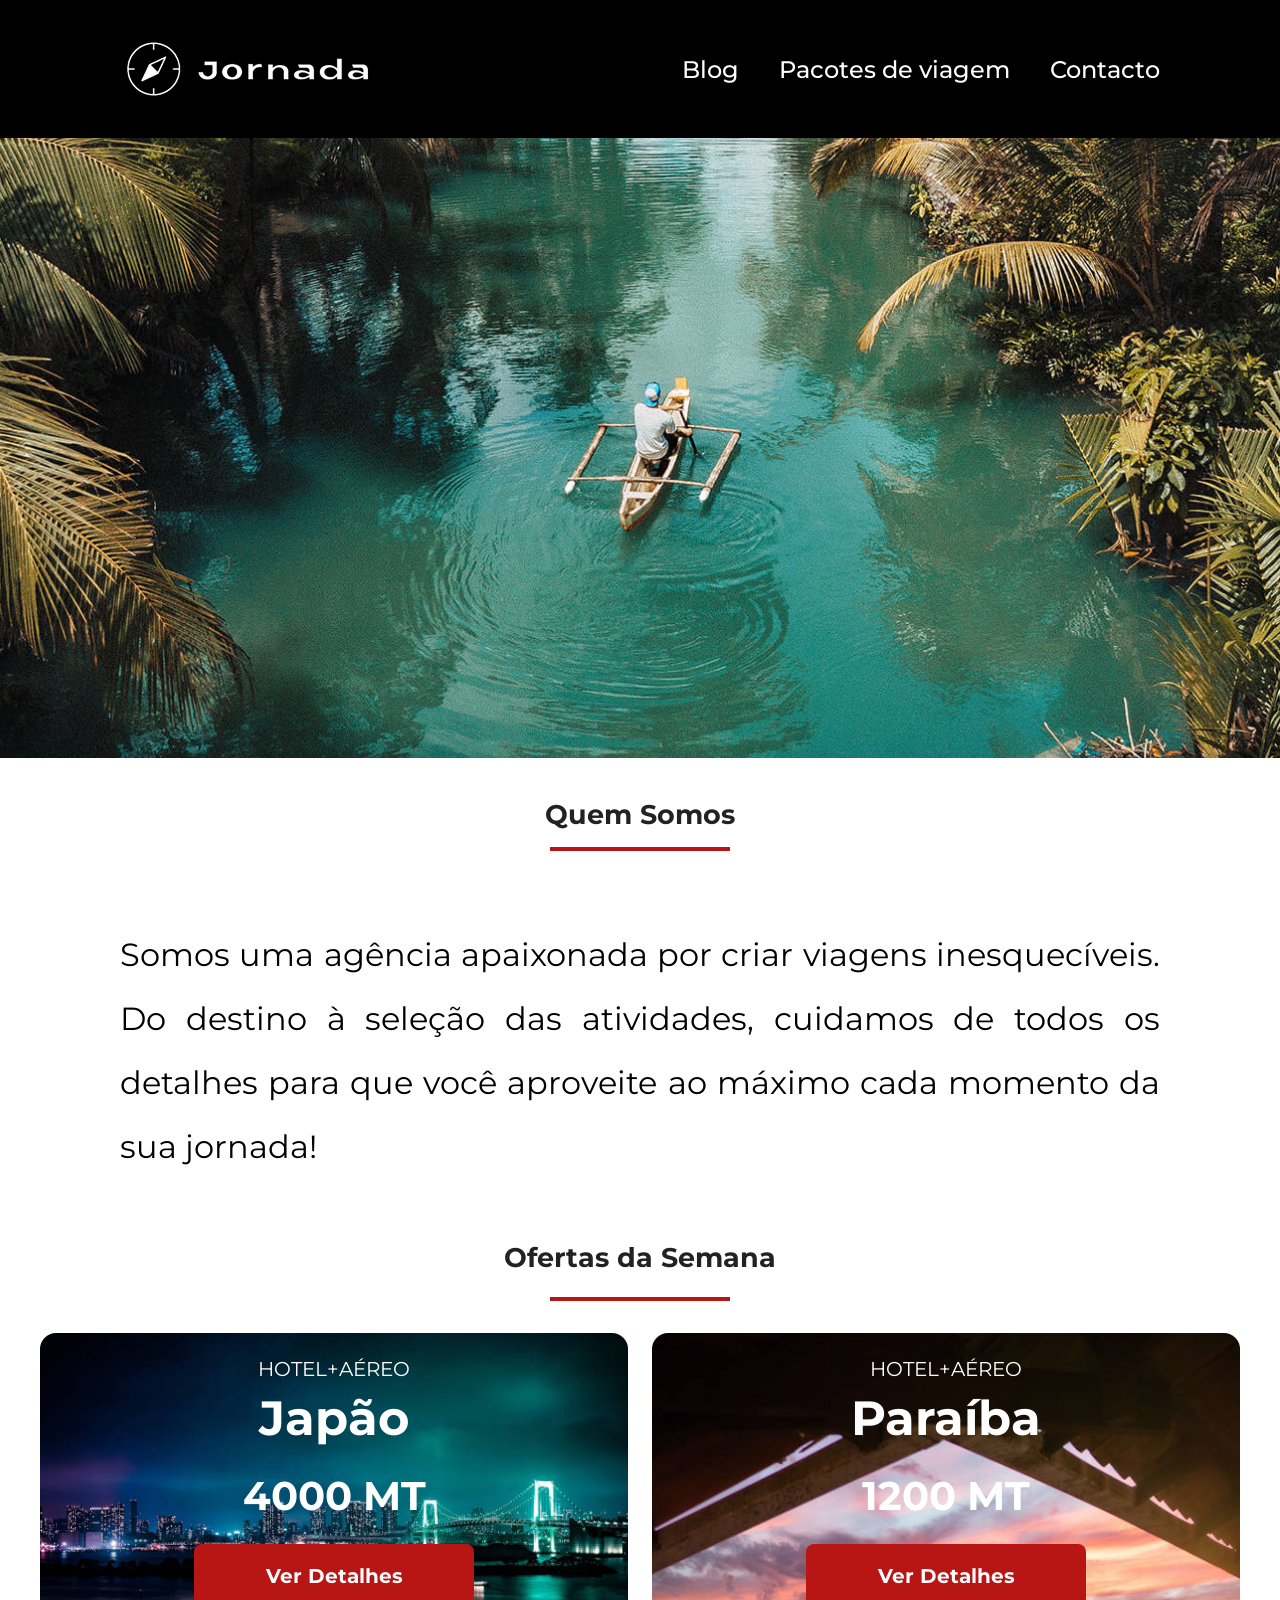
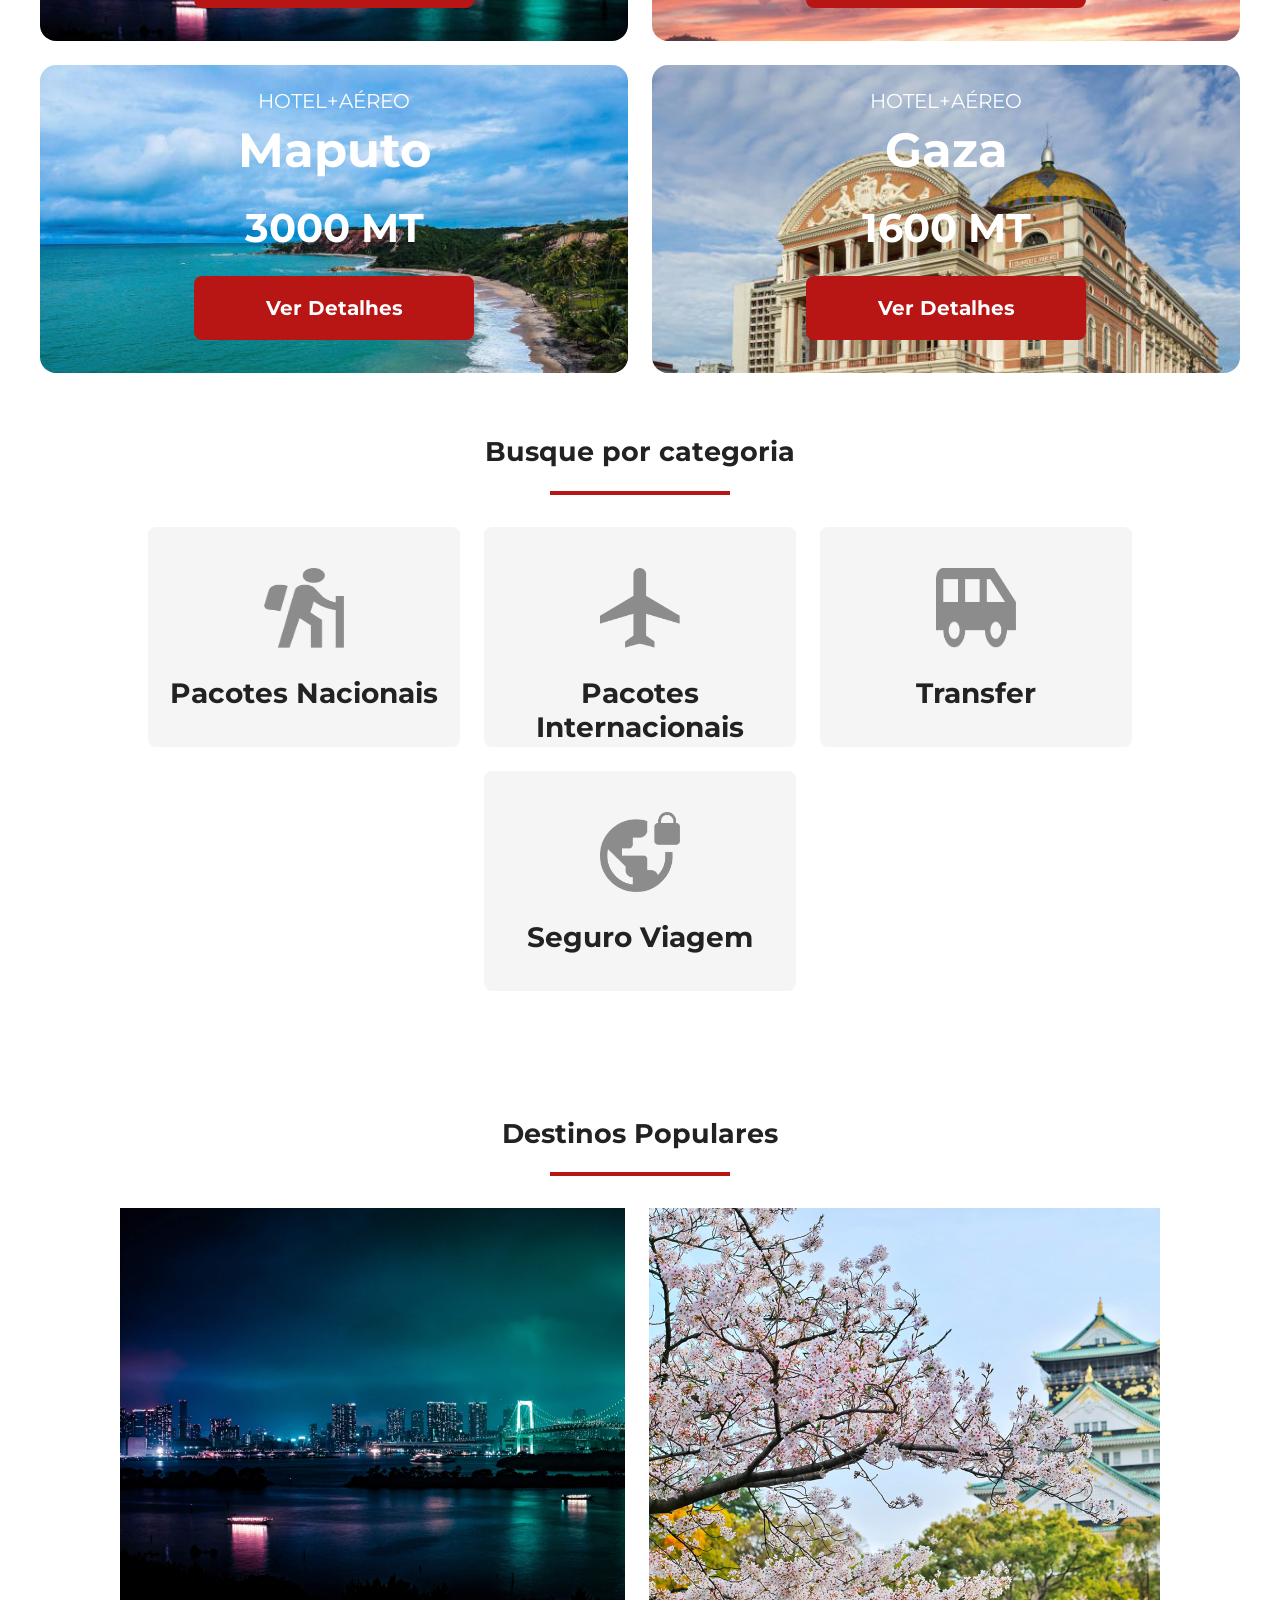
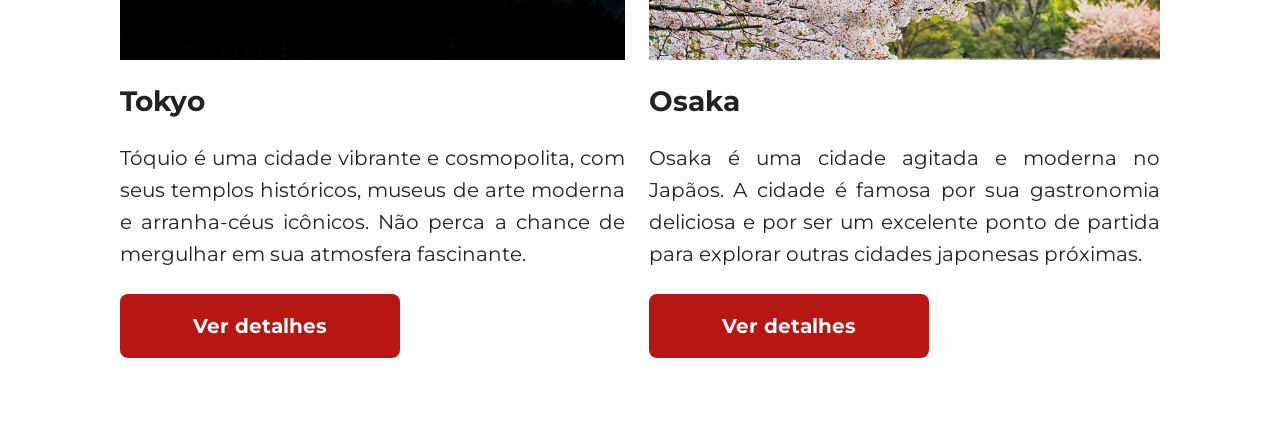
<file: index.html>
<!DOCTYPE html>
<html lang="pt-PT">

<head>
    <meta charset="UTF-8">
    <meta name="viewport" content="width=device-width, initial-scale=1.0">
    <title>Jornada Viagens</title>
    <link rel="preconnect" href="https://fonts.googleapis.com">
    <link rel="preconnect" href="https://fonts.gstatic.com" crossorigin>
    <link href="https://fonts.googleapis.com/css2?family=Montserrat:ital,wght@0,100..900;1,100..900&display=swap"
        rel="stylesheet">
    <link rel="shortcut icon" href="img/favicon.svg" type="image/x-icon">
    <link rel="stylesheet" href="css/style.css">
</head>

<body>
    <header class="cabecalho">
        <div class="logo">
            <a href="index.html" title="Voltar ao pagina principal">
                <img src="img/logo_mobile.png" alt="Logo da Jornada Viagens" class="Logo_mobile">

                <img src="img/Logo-Desktop.png" alt="Logo da Jornada Viagens" class="Logo_desktop">
            </a>
        </div>

        <div class="menu-humburguer">
            <label for="menu">
                <img src="img/menu.png" alt="Abrir menu">
            </label>
            <input type="checkbox" name="menu" id="menu" hidden>

            <nav class="menu">
                <ul>
                    <li><a href="blog.html" title="Acessar Blog">Blog</a></li>
                    <li><a href="#" title="Acessar Pacotes">Pacotes de viagem</a></li>
                    <li><a href="#" title="Acessar Contacto">Contacto</a></li>
                </ul>
            </nav>
        </div>
    </header>

    <main>
        <section class="banner">
            <div class="banner-img"></div>
            <h1 class="banner-titulo">Quem Somos</h1>
            <div class="banner_titulo-border"></div>
            <p class="banner_titulo-paragrafo">
                Somos uma agência apaixonada por criar viagens inesquecíveis. Do destino à seleção das atividades,
                cuidamos
                de todos os detalhes para que você aproveite ao máximo cada momento da sua jornada!
            </p>
        </section>

        <section class="ofertas">
            <h2 class="banner-titulo">Ofertas da Semana</h2>
            <div class="banner_titulo-border"></div>
            <div class="cards">
                <article class="card image-japao">
                    <header class="card_header">
                        <p class="card__category">HOTEL+AÉREO</p>
                    </header>
                    <section class="card__body">
                        <h3 class="card__title">Japão</h3>
                        <span class="card__price">4000 MT</span>
                    </section>
                    <footer class="card__footer">
                        <a href="" class="button">Ver Detalhes</a>
                    </footer>
                </article>

                <article class="card image-paraiba">
                    <header class="card_header">
                        <p class="card__category">HOTEL+AÉREO</p>
                    </header>
                    <section class="card__body">
                        <h3 class="card__title">Paraíba</h3>
                        <span class="card__price">1200 MT</span>
                    </section>
                    <footer class="card__footer">
                        <a href="" class="button">Ver Detalhes</a>
                    </footer>
                </article>

                <article class="card image-maputo">
                    <header class="card_header">
                        <p class="card__category">HOTEL+AÉREO</p>
                    </header>
                    <section class="card__body">
                        <h3 class="card__title">Maputo</h3>
                        <span class="card__price">3000 MT</span>
                    </section>
                    <footer class="card__footer">
                        <a href="" class="button">Ver Detalhes</a>
                    </footer>
                </article>

                <article class="card image-gaza">
                    <header class="card_header">
                        <p class="card__category">HOTEL+AÉREO</p>
                    </header>
                    <section class="card__body">
                        <h3 class="card__title">Gaza</h3>
                        <span class="card__price">1600 MT</span>
                    </section>
                    <footer class="card__footer">
                        <a href="" class="button">Ver Detalhes</a>
                    </footer>
                </article>
            </div>
        </section>

        <section class="categoria">
            <h2 class="banner-titulo">Busque por categoria</h2>
            <div class="banner_titulo-border"></div>

            <div class="cards">

                <article class="card_categoria">
                    <a href="#" class="card__categoria--link">
                        <img src="img/ícone-pacotes-nacionais.png" class="card__categoria--imagem">
                        <h4 class="card__categoria--Titulo">Pacotes Nacionais</h4>
                    </a>
                </article>

                <article class="card_categoria">
                    <a href="#" class="card__categoria--link">
                        <img src="img/ícone-pacotes-interacionais.png" class="card__categoria--imagem">
                        <h4 class="card__categoria--Titulo">Pacotes Internacionais</h4>
                    </a>
                </article>

                <article class="card_categoria">
                    <a href="#" class="card__categoria--link">
                        <img src="img/ícone-transfer.png" class="card__categoria--imagem">
                        <h4 class="card__categoria--Titulo">Transfer</h4>
                    </a>
                </article>

                <article class="card_categoria">
                    <a href="#" class="card__categoria--link">
                        <img src="img/ícone-seguro-viagem.png" class="card__categoria--imagem">
                        <h4 class="card__categoria--Titulo">Seguro Viagem</h4>
                    </a>
                </article>
            </div>
        </section>

        <section class="destino__populares">
            <h2 class="banner-titulo">Destinos Populares</h2>
            <div class="banner_titulo-border"></div>
            
                <div class="destaque__card">
                    <div class="destino__populares--card">
                        <header class="destino__populares--imagens">
                            <img src="img/Tokyo-mobile.jpg" alt="destino populare em tokyo" class="tokyo-mobile">
                            <img src="img/Tokyo-tablet.jpg" alt="destino populare em tokyo" class="tokyo-tablet">
                            <img src="img/Tokyo-desktop.png" alt="destino populare em tokyo" class="tokyo-desktop">
                        </header>
                        <section>
                            <h4 class="destino__populares--titulo">Tokyo</h4>
                            <p class="destino__populares--paragrafo">Tóquio é uma cidade vibrante e cosmopolita, com seus
                                templos históricos, museus de arte moderna e
                                arranha-céus icônicos. Não perca a chance de mergulhar em sua atmosfera fascinante.</p>
                        </section>
                        <footer>
                            <a href="" class="button destino__populares--button">Ver detalhes</a>
                        </footer>
                    </div>
                    <div class="destino__populares--card">
                        <header class="destino__populares--imagens">
                            <img src="img/Osaka-mobile.jpg" alt="destino populare em Osaka" class="tokyo-mobile">
                            <img src="img/Osaka-tablet.jpg" alt="destino populare em Osaka" class="tokyo-tablet">
                            <img src="img/Osaka-desktop.jpg" alt="destino populare em Osaka" class="tokyo-desktop">
                        </header>
                        <section>
                            <h4 class="destino__populares--titulo">Osaka</h4>
                            <p class="destino__populares--paragrafo"> Osaka é uma cidade agitada e moderna no Japãos. A
                                cidade é famosa por sua gastronomia deliciosa
                                e por ser um excelente ponto de partida para explorar outras cidades japonesas próximas.</p>
                        </section>
                        <footer>
                            <a href="" class="button destino__populares--button">Ver detalhes</a>
                        </footer>
                    </div>
                </div>
        </section>
    </main>
</body>

</html>
</file>
<file: css/style.css>
@import url(global.css);
@import url(header.css);
@import url(banner.css);
@import url(card.css);
@import url(destino_populares.css);
</file>
